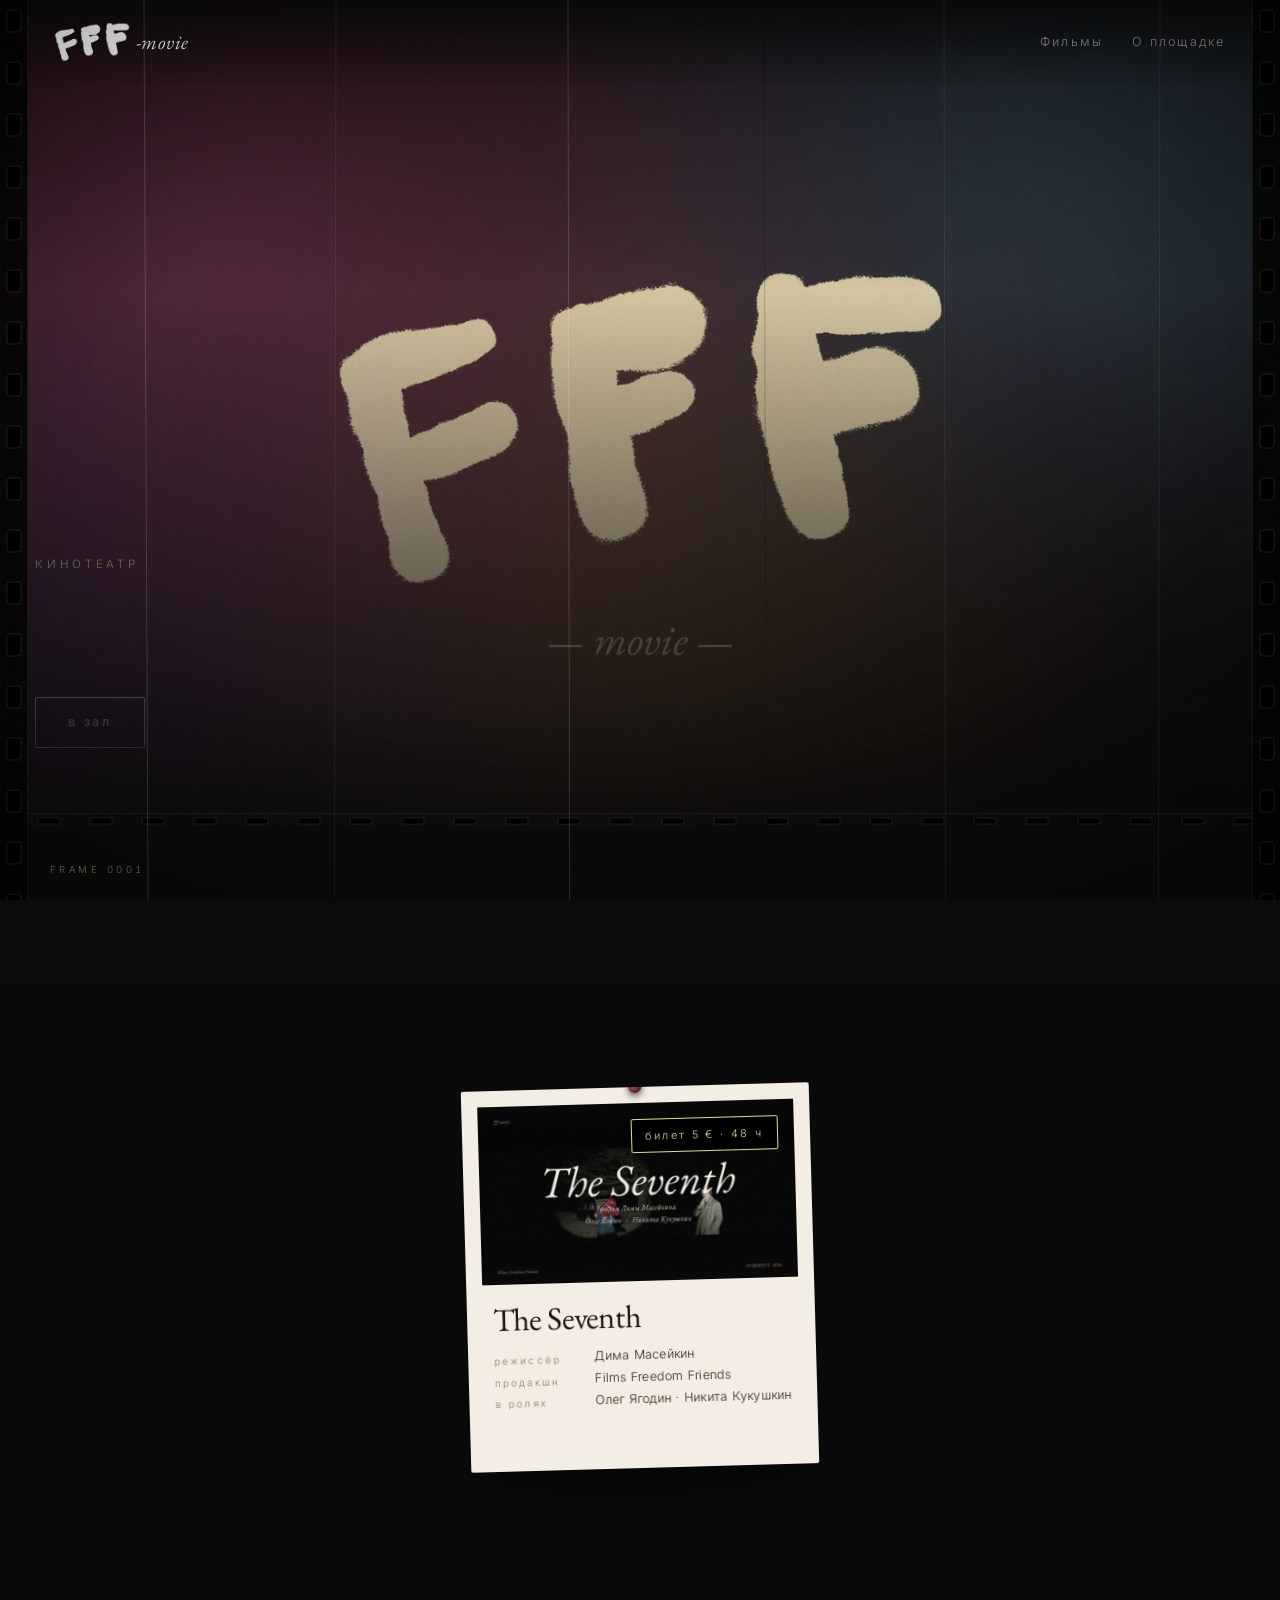
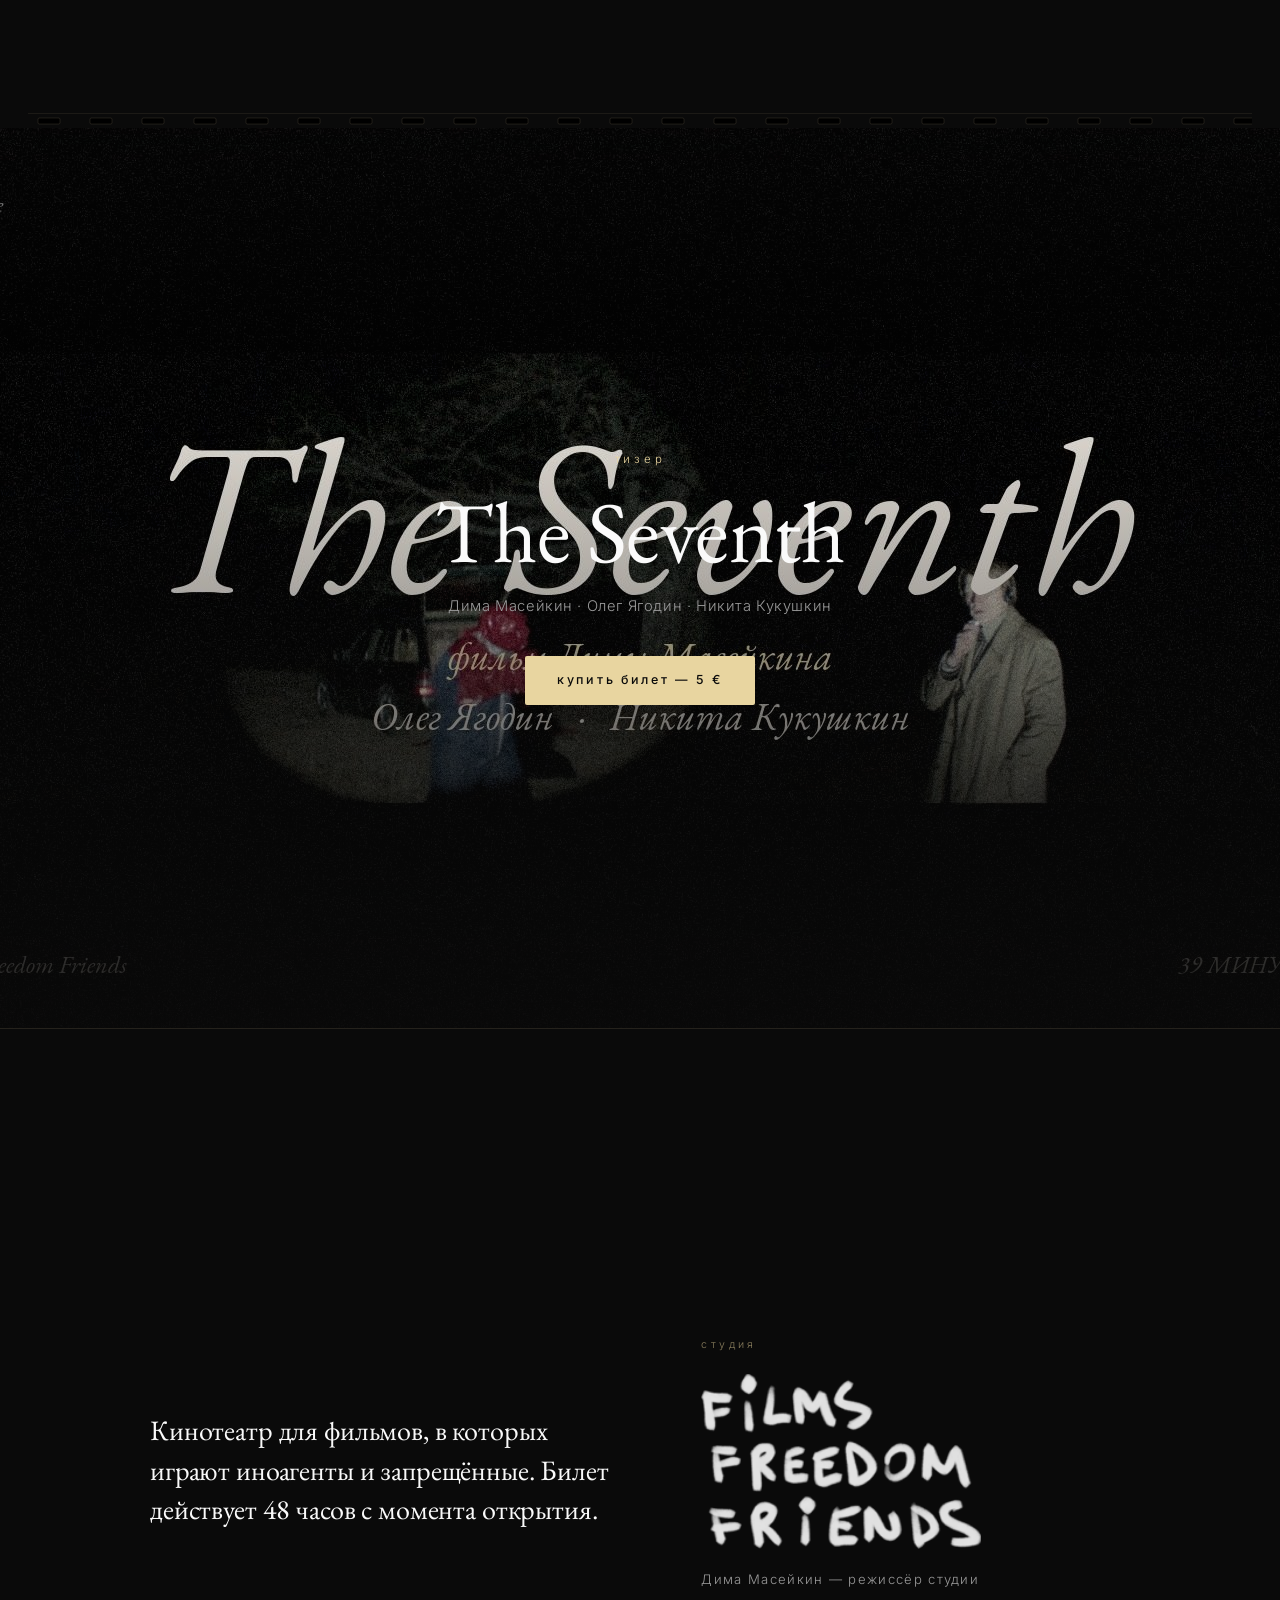
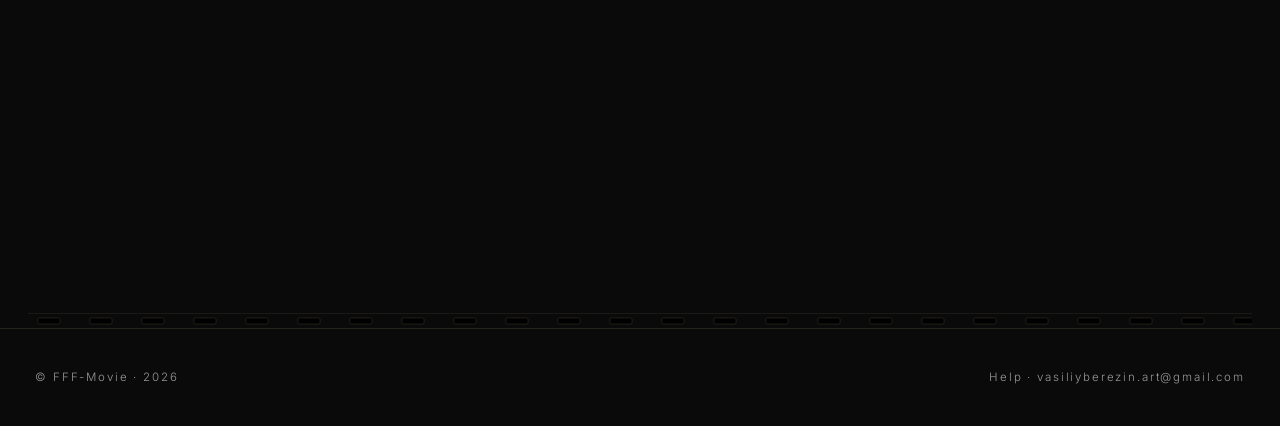
<file: index.html>
<!DOCTYPE html>
<html lang="ru">
<head>
<meta charset="UTF-8" />
<meta name="viewport" content="width=device-width, initial-scale=1.0, viewport-fit=cover" />
<meta name="theme-color" content="#0a0a0a" />
<link rel="manifest" href="manifest.webmanifest" />
<link rel="icon" type="image/png" sizes="32x32" href="assets/brand/icon-32.png" />
<link rel="apple-touch-icon" sizes="180x180" href="assets/brand/icon-180.png" />
<meta name="apple-mobile-web-app-capable" content="yes" />
<meta name="apple-mobile-web-app-status-bar-style" content="black-translucent" />
<meta name="apple-mobile-web-app-title" content="FFF" />
<meta name="format-detection" content="telephone=no" />
<title>FFF-movie — The Seventh</title>
<meta name="description" content="The Seventh — фильм Димы Масейкина. Олег Ягодин · Никита Кукушкин. Films Freedom Friends. Билет 5 €, 48 часов." />
<meta property="og:title" content="FFF-movie · The Seventh" />
<meta property="og:description" content="Иноагенты. Запрещённые. Свобода. Билет 5 €, доступ 48 часов." />
<meta property="og:type" content="website" />
<meta property="og:image" content="assets/posters/seven-hero.jpg" />
<meta name="twitter:card" content="summary_large_image" />
<link rel="preconnect" href="https://fonts.googleapis.com" />
<link rel="preconnect" href="https://fonts.gstatic.com" crossorigin />
<link href="https://fonts.googleapis.com/css2?family=EB+Garamond:ital,wght@0,400..800;1,400..800&family=Inter:wght@300;400;500&display=swap" rel="stylesheet" />
<link rel="stylesheet" href="styles.css" />
</head>
<body class="home">

<div class="leader" id="leader" aria-hidden="true">
  <div class="leader-stage clapper-stage">
    <img class="clapper-hand" src="assets/brand/clapper-handdrawn.png" alt="" />
    <div class="leader-flash" id="leaderFlash"></div>
  </div>
</div>

<header class="nav">
  <a href="/" class="brand" aria-label="FFF Movie">
    <img class="brand-fff" src="assets/brand/fff-letters.png" alt="FFF" />
    <span class="brand-name">-movie</span>
  </a>
  <nav class="nav-links">
    <a href="#films">Фильмы</a>
    <a href="#about">О&nbsp;площадке</a>
  </nav>
</header>

<section class="hero hero-cinema">
  <video class="hero-video" autoplay muted loop playsinline preload="metadata" poster="assets/posters/hero-still.jpg">
    <source src="assets/raw/hero-trailer.mp4" type="video/mp4" />
  </video>
  <div class="hero-mesh" aria-hidden="true"></div>
  <div class="hero-overlay"></div>
  <div class="hero-content">
    <p class="hero-eyebrow">кинотеатр</p>
    <h1 class="hero-title">Иноагенты. Запрещённые. Свобода.</h1>
    <a href="#films" class="cta cta-ghost">в зал</a>
  </div>
</section>

<section id="films" class="films">
  <div class="films-grid films-grid-single">

    <article class="film-card">
      <a href="#teaser-seven" class="film-poster">
        <video class="film-poster-video" muted loop playsinline preload="metadata" poster="assets/posters/seven.jpg">
          <source src="assets/raw/seven-teaser.mp4" type="video/mp4" />
        </video>
        <img class="film-poster-img" src="assets/posters/seven.jpg" alt="The Seventh — постер" />
        <div class="film-card-overlay">
          <span class="film-card-action">смотреть тизер</span>
        </div>
        <span class="film-ticket">билет 5 € · 48 ч</span>
      </a>
      <div class="shimmer" aria-hidden="true"></div>
      <div class="film-meta">
        <h2 class="film-title">The Seventh</h2>
        <p class="film-credits-row"><span class="role">режиссёр</span> Дима Масейкин</p>
        <p class="film-credits-row"><span class="role">продакшн</span> Films Freedom Friends</p>
        <p class="film-credits-row"><span class="role">в&nbsp;ролях</span> Олег Ягодин · Никита Кукушкин</p>
      </div>
    </article>

  </div>
</section>

<section class="teaser teaser-cinema" id="teaser-seven">
  <video class="teaser-video" muted playsinline preload="metadata" poster="assets/posters/seven-hero.jpg" data-teaser-video>
    <source src="assets/raw/seven-teaser.mp4" type="video/mp4" />
  </video>
  <div class="teaser-overlay"></div>
  <div class="teaser-content">
    <p class="teaser-eyebrow">тизер</p>
    <h2 class="teaser-title">The Seventh</h2>
    <p class="teaser-credits">Дима Масейкин · Олег Ягодин · Никита Кукушкин</p>
    <a href="films/seven.html" class="cta cta-primary">купить билет — 5 €</a>
  </div>
</section>

<section id="about" class="about">
  <div class="about-inner">
    <p class="about-text">
      Кинотеатр для фильмов, в которых играют иноагенты и&nbsp;запрещённые.
      Билет действует 48&nbsp;часов с момента открытия.
    </p>

    <div class="about-studio">
      <p class="studio-label">студия</p>
      <img class="studio-logo" src="assets/brand/films-freedom-friends-small.png" alt="Films Freedom Friends" loading="lazy" decoding="async" />
      <p class="studio-people">Дима Масейкин — режиссёр студии</p>
      <p class="studio-blurb">
        <!-- TODO: 1-2 строки от Васи о студии -->
      </p>
    </div>
  </div>
</section>

<footer class="foot">
  <p>© <span data-platform-name>FFF-Movie</span> · 2026</p>
  <p class="foot-links">
    <a href="help/">Help</a> ·
    <a href="mailto:vasiliyberezin.art@gmail.com">vasiliyberezin.art@gmail.com</a>
  </p>
</footer>

<script src="script.js"></script>
</body>
</html>
</file>
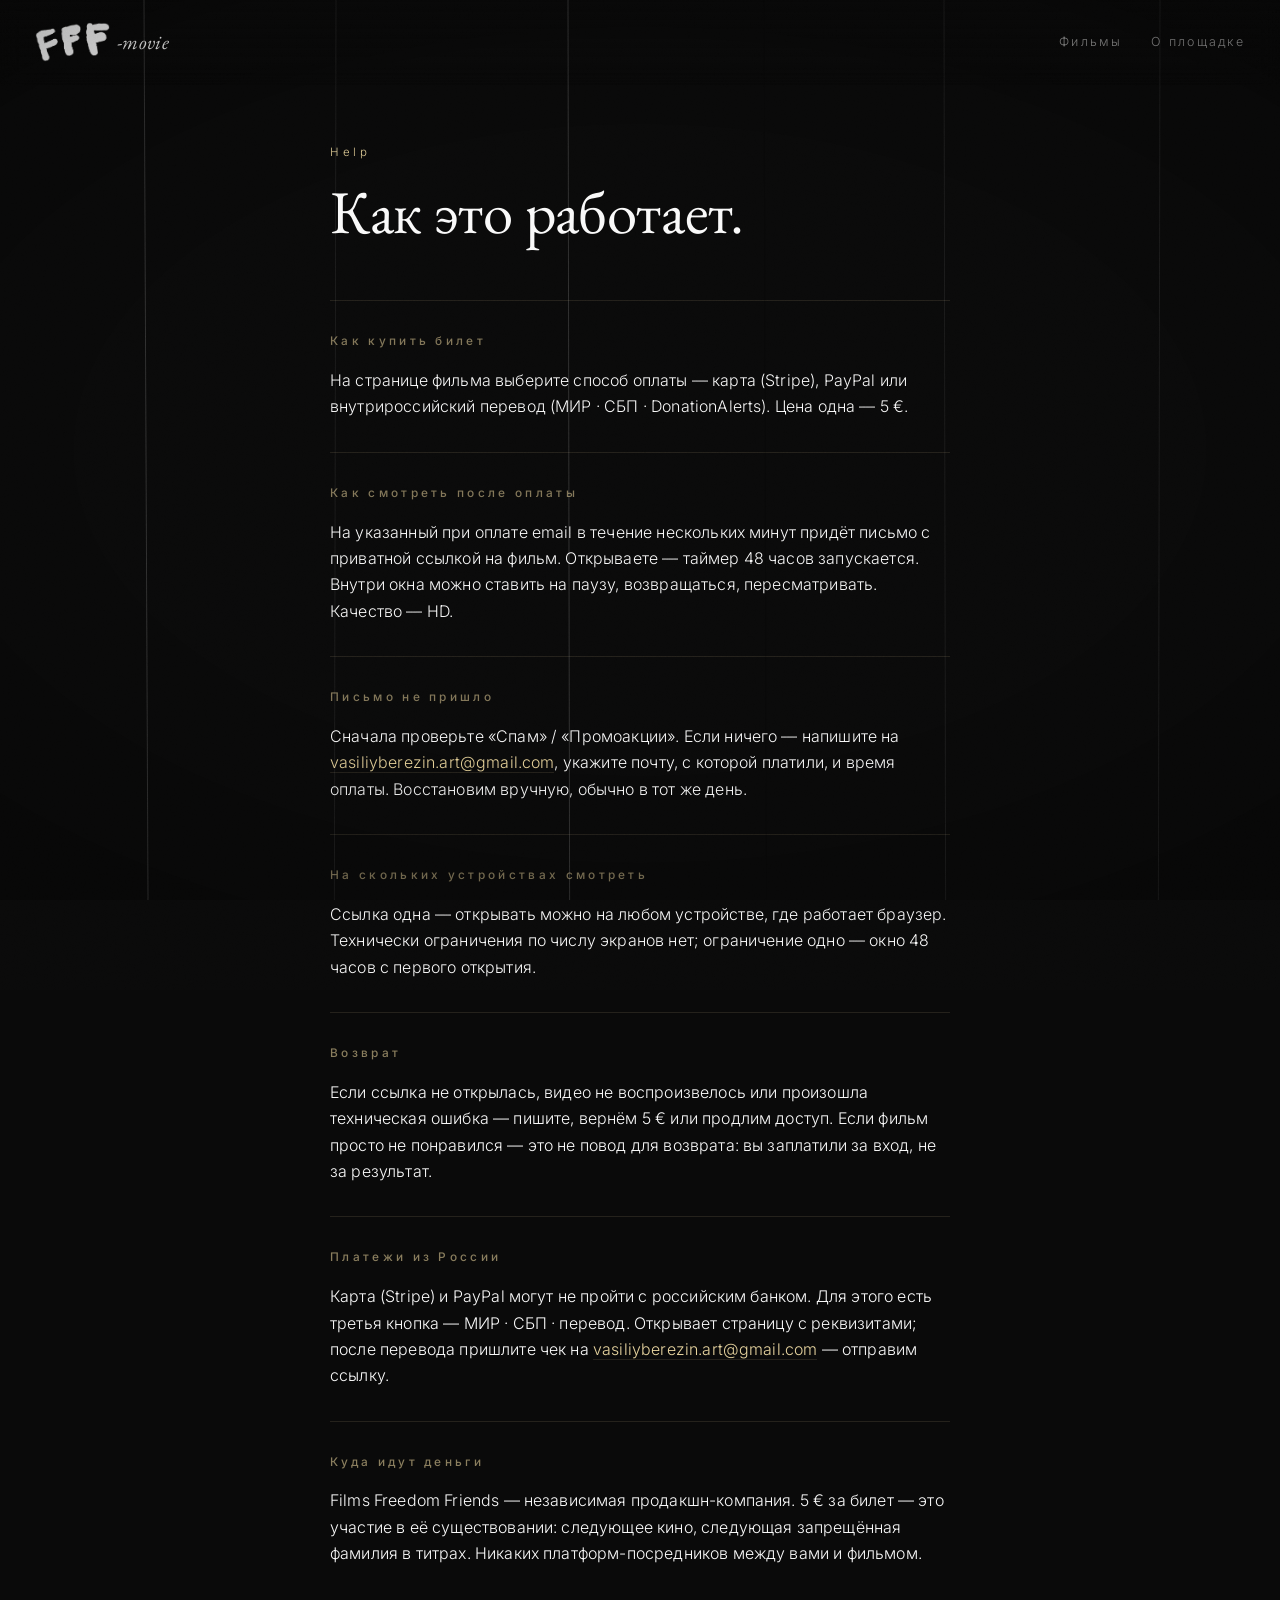
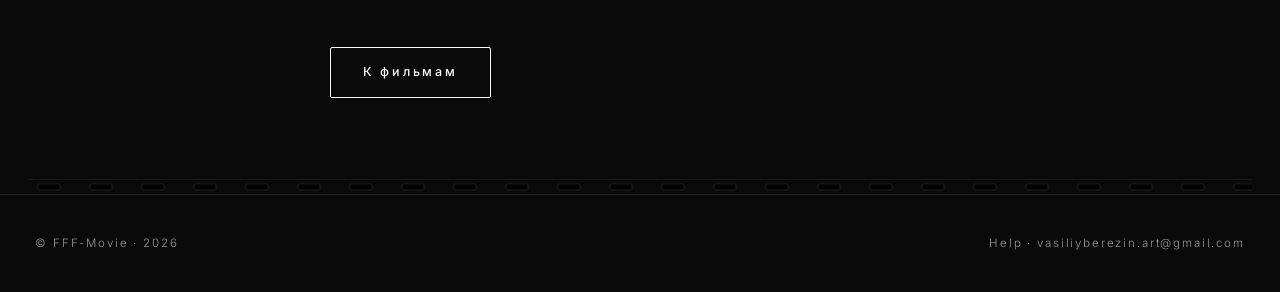
<file: help/index.html>
<!DOCTYPE html>
<html lang="ru">
<head>
<meta charset="UTF-8" />
<meta name="viewport" content="width=device-width, initial-scale=1.0, viewport-fit=cover" />
<meta name="theme-color" content="#0a0a0a" />
<link rel="manifest" href="../manifest.webmanifest" />
<link rel="icon" type="image/png" sizes="32x32" href="../assets/brand/icon-32.png" />
<link rel="apple-touch-icon" sizes="180x180" href="../assets/brand/icon-180.png" />
<meta name="apple-mobile-web-app-capable" content="yes" />
<meta name="apple-mobile-web-app-status-bar-style" content="black-translucent" />
<meta name="apple-mobile-web-app-title" content="FFF" />
<meta name="format-detection" content="telephone=no" />
<title>Help — FFF-Movie</title>
<meta name="description" content="Как купить билет, как смотреть, что делать, если письмо не пришло." />
<link rel="preconnect" href="https://fonts.googleapis.com" />
<link rel="preconnect" href="https://fonts.gstatic.com" crossorigin />
<link href="https://fonts.googleapis.com/css2?family=EB+Garamond:ital,wght@0,400..800;1,400..800&family=Inter:wght@300;400;500&display=swap" rel="stylesheet" />
<link rel="stylesheet" href="../styles.css" />
</head>
<body>

<header class="nav">
  <a href="../index.html" class="brand">
    <img class="brand-fff" src="../assets/brand/fff-letters.png" alt="FFF" />
    <span class="brand-name">-movie</span>
  </a>
  <nav class="nav-links">
    <a href="../index.html#films">Фильмы</a>
    <a href="../index.html#about">О&nbsp;площадке</a>
  </nav>
</header>

<main class="help">
  <div class="help-inner">
    <p class="help-eyebrow">Help</p>
    <h1 class="help-title">Как это работает.</h1>

    <section class="help-block">
      <h2>Как купить билет</h2>
      <p>На странице фильма выберите способ оплаты — карта (Stripe), PayPal или внутрироссийский перевод (МИР · СБП · DonationAlerts). Цена одна — 5 €.</p>
    </section>

    <section class="help-block">
      <h2>Как смотреть после оплаты</h2>
      <p>На указанный при оплате email в течение нескольких минут придёт письмо с приватной ссылкой на фильм. Открываете — таймер 48 часов запускается. Внутри окна можно ставить на паузу, возвращаться, пересматривать. Качество — HD.</p>
    </section>

    <section class="help-block">
      <h2>Письмо не пришло</h2>
      <p>Сначала проверьте «Спам» / «Промоакции». Если ничего — напишите на <a href="mailto:vasiliyberezin.art@gmail.com">vasiliyberezin.art@gmail.com</a>, укажите почту, с которой платили, и время оплаты. Восстановим вручную, обычно в тот же день.</p>
    </section>

    <section class="help-block">
      <h2>На скольких устройствах смотреть</h2>
      <p>Ссылка одна — открывать можно на любом устройстве, где работает браузер. Технически ограничения по числу экранов нет; ограничение одно — окно 48 часов с первого открытия.</p>
    </section>

    <section class="help-block">
      <h2>Возврат</h2>
      <p>Если ссылка не открылась, видео не воспроизвелось или произошла техническая ошибка — пишите, вернём 5 € или продлим доступ. Если фильм просто не понравился — это не повод для возврата: вы заплатили за вход, не за результат.</p>
    </section>

    <section class="help-block">
      <h2>Платежи из России</h2>
      <p>Карта (Stripe) и PayPal могут не пройти с российским банком. Для этого есть третья кнопка — МИР · СБП · перевод. Открывает страницу с реквизитами; после перевода пришлите чек на <a href="mailto:vasiliyberezin.art@gmail.com">vasiliyberezin.art@gmail.com</a> — отправим ссылку.</p>
    </section>

    <section class="help-block">
      <h2>Куда идут деньги</h2>
      <p>Films Freedom Friends — независимая продакшн-компания. 5 € за билет — это участие в её существовании: следующее кино, следующая запрещённая фамилия в титрах. Никаких платформ-посредников между вами и фильмом.</p>
    </section>

    <a href="../index.html" class="cta cta-ghost help-back">К фильмам</a>
  </div>
</main>

<footer class="foot">
  <p>© <span data-platform-name>FFF-Movie</span> · 2026</p>
  <p class="foot-links">
    <a href="../help/">Help</a> ·
    <a href="mailto:vasiliyberezin.art@gmail.com">vasiliyberezin.art@gmail.com</a>
  </p>
</footer>

</body>
</html>
</file>
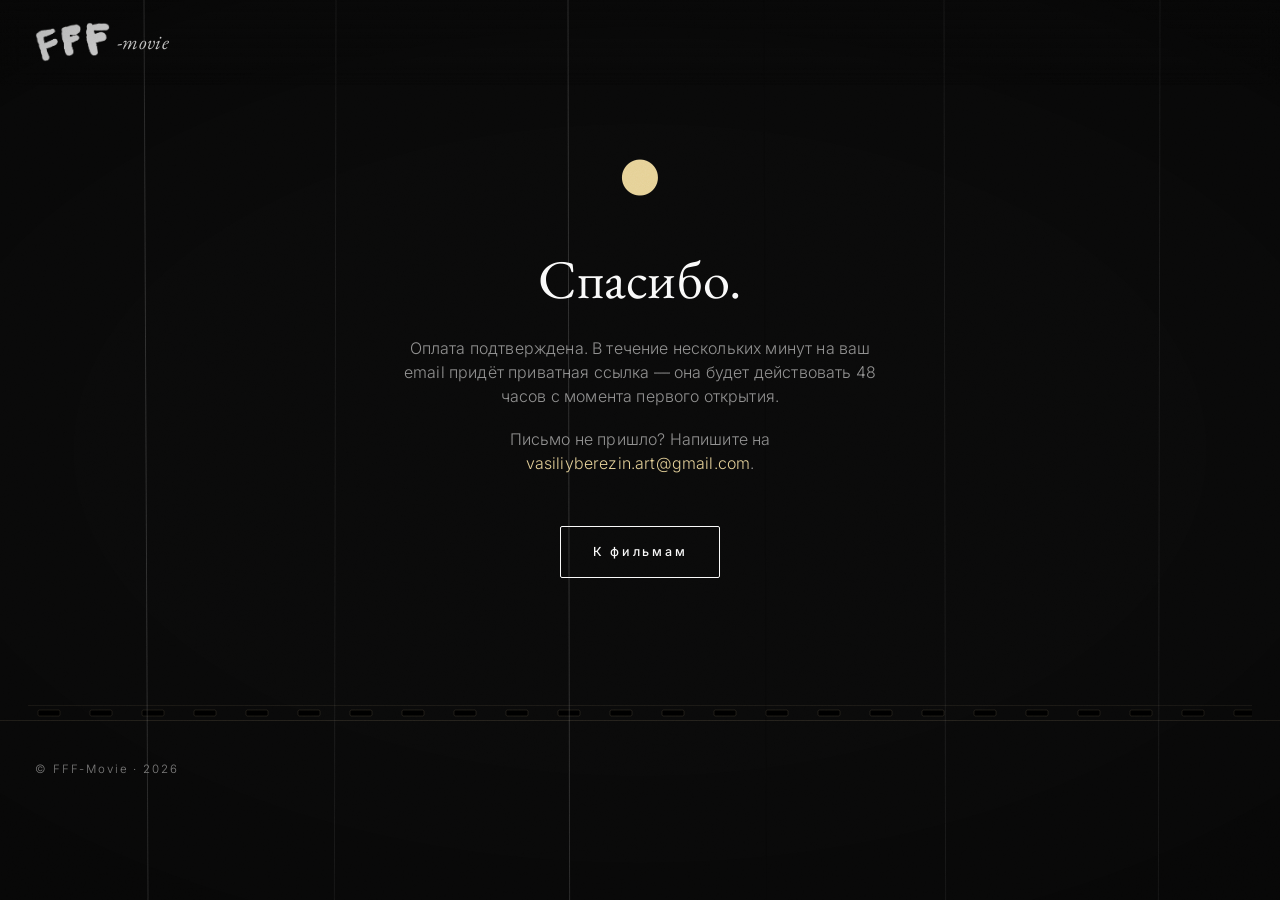
<file: success/index.html>
<!DOCTYPE html>
<html lang="ru">
<head>
<meta charset="UTF-8" />
<meta name="viewport" content="width=device-width, initial-scale=1.0, viewport-fit=cover" />
<meta name="theme-color" content="#0a0a0a" />
<link rel="manifest" href="../manifest.webmanifest" />
<link rel="icon" type="image/png" sizes="32x32" href="../assets/brand/icon-32.png" />
<link rel="apple-touch-icon" sizes="180x180" href="../assets/brand/icon-180.png" />
<meta name="apple-mobile-web-app-capable" content="yes" />
<meta name="apple-mobile-web-app-status-bar-style" content="black-translucent" />
<meta name="apple-mobile-web-app-title" content="FFF" />
<meta name="format-detection" content="telephone=no" />
<title>Спасибо — FFF-Movie</title>
<link rel="preconnect" href="https://fonts.googleapis.com" />
<link rel="preconnect" href="https://fonts.gstatic.com" crossorigin />
<link href="https://fonts.googleapis.com/css2?family=EB+Garamond:ital,wght@0,400..800;1,400..800&family=Inter:wght@300;400;500&display=swap" rel="stylesheet" />
<link rel="stylesheet" href="../styles.css" />
</head>
<body>

<header class="nav">
  <a href="../index.html" class="brand">
    <img class="brand-fff" src="../assets/brand/fff-letters.png" alt="FFF" />
    <span class="brand-name">-movie</span>
  </a>
</header>

<section class="success">
  <div class="success-mark">●</div>
  <h1>Спасибо.</h1>
  <p>Оплата подтверждена. В течение нескольких минут на ваш email придёт приватная ссылка — она будет действовать 48 часов с момента первого открытия.</p>
  <p>Письмо не пришло? Напишите на <a href="mailto:vasiliyberezin.art@gmail.com" style="color: var(--bone);">vasiliyberezin.art@gmail.com</a>.</p>
  <a href="../index.html" class="cta cta-ghost" style="margin-top: 2rem;">К фильмам</a>
</section>

<footer class="foot">
  <p>© <span data-platform-name>FFF-Movie</span> · 2026</p>
</footer>

</body>
</html>
</file>
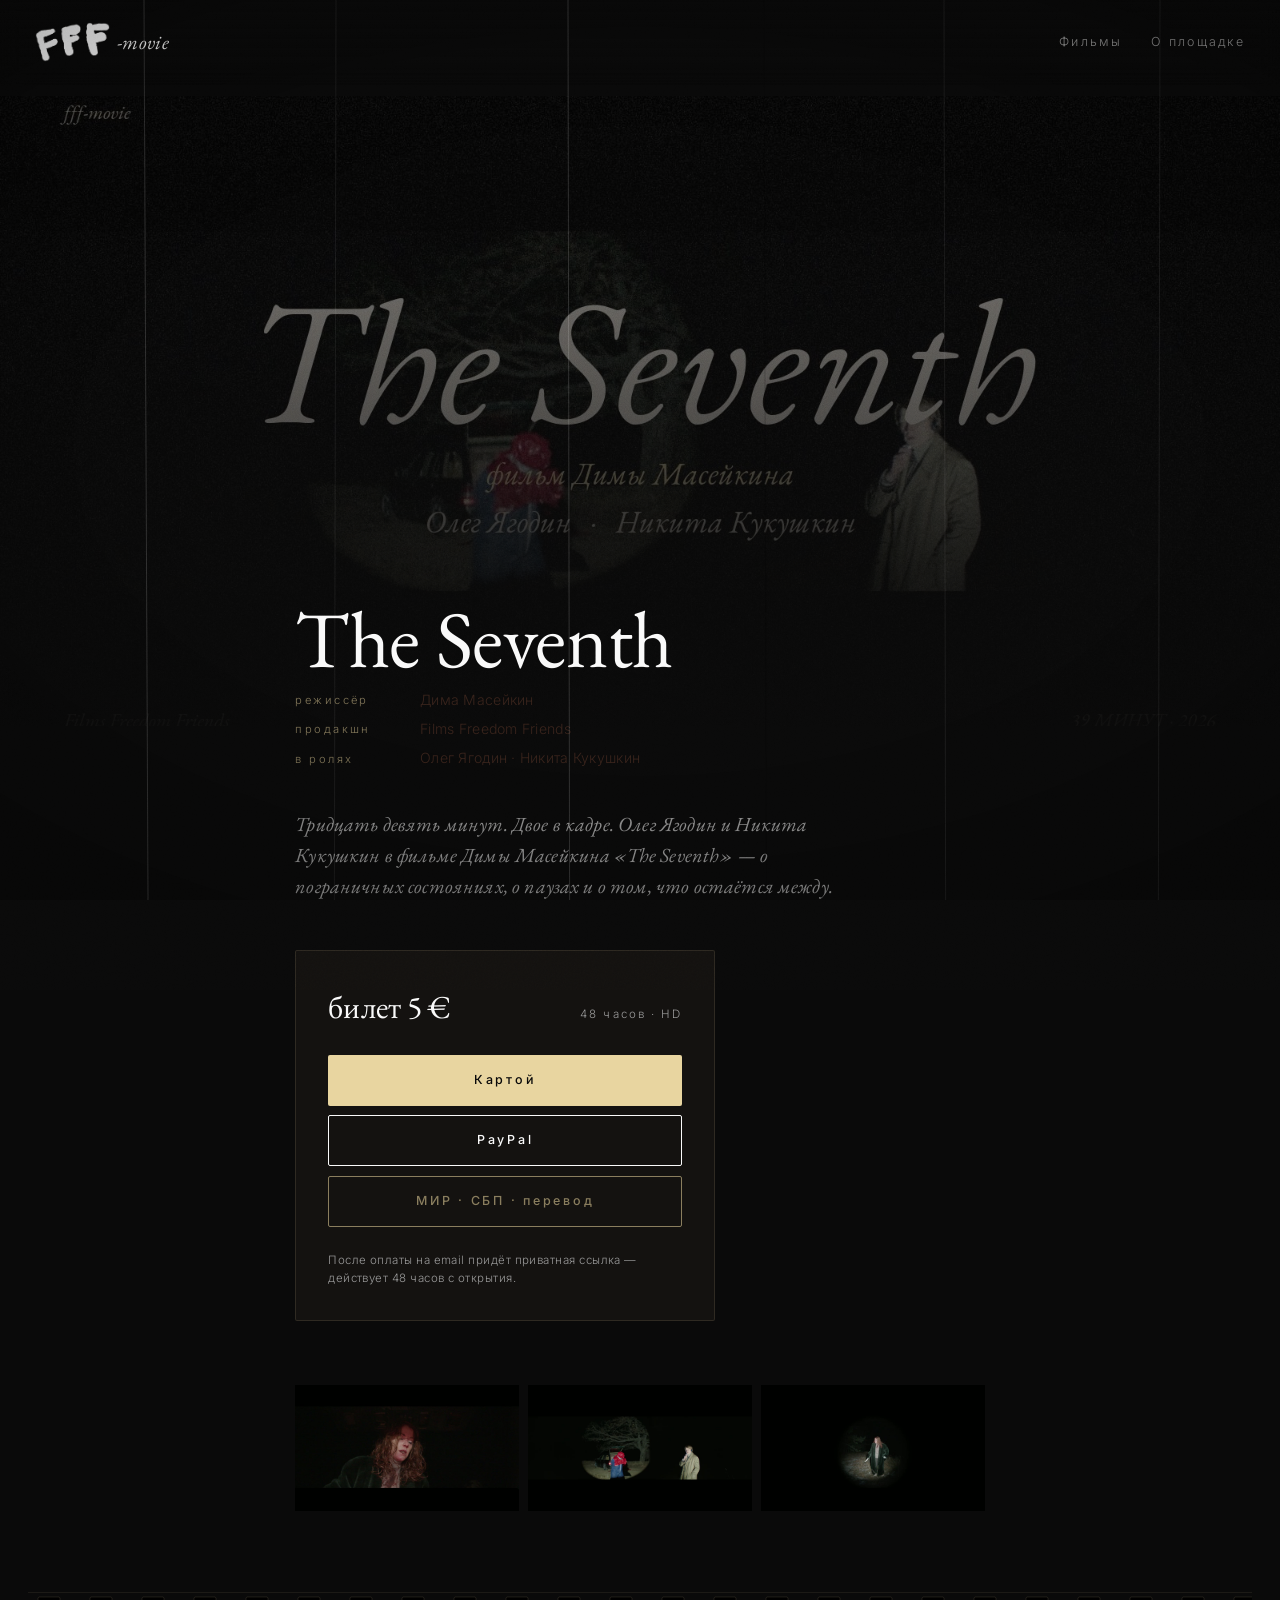
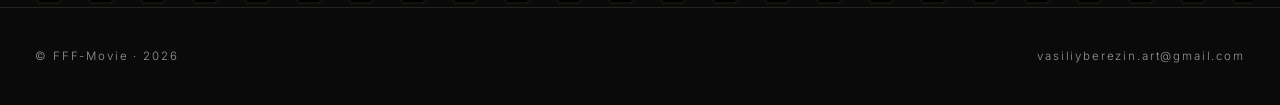
<file: films/seven.html>
<!DOCTYPE html>
<html lang="ru">
<head>
<meta charset="UTF-8" />
<meta name="viewport" content="width=device-width, initial-scale=1.0, viewport-fit=cover" />
<meta name="theme-color" content="#0a0a0a" />
<link rel="manifest" href="../manifest.webmanifest" />
<link rel="icon" type="image/png" sizes="32x32" href="../assets/brand/icon-32.png" />
<link rel="apple-touch-icon" sizes="180x180" href="../assets/brand/icon-180.png" />
<meta name="apple-mobile-web-app-capable" content="yes" />
<meta name="apple-mobile-web-app-status-bar-style" content="black-translucent" />
<meta name="apple-mobile-web-app-title" content="FFF" />
<meta name="format-detection" content="telephone=no" />
<title>The Seventh — FFF-Movie</title>
<meta name="description" content="«The Seventh» — фильм Димы Масейкина. В ролях Олег Ягодин и Никита Кукушкин. Билет 5 €, 48 часов, HD." />
<meta property="og:title" content="The Seventh · FFF-Movie" />
<meta property="og:description" content="Фильм Димы Масейкина. Олег Ягодин · Никита Кукушкин. Билет 5 €." />
<meta property="og:type" content="video.movie" />
<meta property="og:image" content="../assets/posters/seven-hero.jpg" />
<meta name="twitter:card" content="summary_large_image" />
<link rel="preconnect" href="https://fonts.googleapis.com" />
<link rel="preconnect" href="https://fonts.gstatic.com" crossorigin />
<link href="https://fonts.googleapis.com/css2?family=EB+Garamond:ital,wght@0,400..800;1,400..800&family=Inter:wght@300;400;500&display=swap" rel="stylesheet" />
<link rel="stylesheet" href="../styles.css" />
</head>
<body>

<header class="nav">
  <a href="../index.html" class="brand">
    <img class="brand-fff" src="../assets/brand/fff-letters.png" alt="FFF" />
    <span class="brand-name">-movie</span>
  </a>
  <nav class="nav-links">
    <a href="../index.html#films">Фильмы</a>
    <a href="../index.html#about">О&nbsp;площадке</a>
  </nav>
</header>

<main class="detail">
  <div class="detail-hero">
    <img src="../assets/posters/seven-hero.jpg" alt="The Seventh" />
  </div>

  <div class="detail-body">
    <h1 class="detail-title">The Seventh</h1>

    <div class="detail-credits-block">
      <p class="film-credits-row"><span class="role">режиссёр</span> Дима Масейкин</p>
      <p class="film-credits-row"><span class="role">продакшн</span> Films Freedom Friends</p>
      <p class="film-credits-row"><span class="role">в&nbsp;ролях</span> Олег Ягодин · Никита Кукушкин</p>
    </div>

    <p class="detail-synopsis">
      Тридцать девять минут. Двое в кадре. Олег Ягодин и Никита Кукушкин
      в фильме Димы Масейкина «The Seventh» — о пограничных состояниях,
      о паузах и о том, что остаётся между.
    </p>

    <div class="detail-buy">
      <div class="detail-buy-row">
        <span class="price">билет 5 €</span>
        <span class="term">48 часов · HD</span>
      </div>
      <div class="pay-buttons">
        <a class="pay-stripe" href="mailto:vasiliyberezin.art@gmail.com?subject=The%20Seventh%20%E2%80%94%20Stripe%2FPayPal&body=%D0%97%D0%B4%D1%80%D0%B0%D0%B2%D1%81%D1%82%D0%B2%D1%83%D0%B9%D1%82%D0%B5!%20%D0%A5%D0%BE%D1%87%D1%83%20%D0%BA%D1%83%D0%BF%D0%B8%D1%82%D1%8C%20%D0%B1%D0%B8%D0%BB%D0%B5%D1%82%20%D0%BD%D0%B0%20%C2%ABThe%20Seventh%C2%BB%20%E2%80%94%20%D1%83%D0%BA%D0%B0%D0%B6%D0%B8%D1%82%D0%B5%2C%20%D0%BF%D0%BE%D0%B6%D0%B0%D0%BB%D1%83%D0%B9%D1%81%D1%82%D0%B0%2C%20%D1%80%D0%B5%D0%BA%D0%B2%D0%B8%D0%B7%D0%B8%D1%82%D1%8B.">Картой</a>
        <a class="pay-paypal" href="mailto:vasiliyberezin.art@gmail.com?subject=The%20Seventh%20%E2%80%94%20PayPal&body=PayPal-%D1%80%D0%B5%D0%BA%D0%B2%D0%B8%D0%B7%D0%B8%D1%82%D1%8B%20%D0%B4%D0%BB%D1%8F%20%D0%BE%D0%BF%D0%BB%D0%B0%D1%82%D1%8B%20%D0%B1%D0%B8%D0%BB%D0%B5%D1%82%D0%B0">PayPal</a>
        <a class="pay-ru" href="mailto:vasiliyberezin.art@gmail.com?subject=The%20Seventh%20%E2%80%94%20%D0%9C%D0%98%D0%A0%2F%D0%A1%D0%91%D0%9F&body=%D0%9F%D0%BE%D0%B6%D0%B0%D0%BB%D1%83%D0%B9%D1%81%D1%82%D0%B0%2C%20%D1%80%D0%B5%D0%BA%D0%B2%D0%B8%D0%B7%D0%B8%D1%82%D1%8B%20%D0%B4%D0%BB%D1%8F%20%D0%BE%D0%BF%D0%BB%D0%B0%D1%82%D1%8B%20%D0%B8%D0%B7%20%D0%A0%D0%A4">МИР · СБП · перевод</a>
      </div>
      <p class="detail-fineprint">
        После оплаты на email придёт приватная ссылка — действует 48 часов с открытия.
      </p>
    </div>

    <div class="detail-stills">
      <img src="../assets/posters/seven-still-1.jpg" alt="" loading="lazy" decoding="async" />
      <img src="../assets/posters/seven-still-2.jpg" alt="" loading="lazy" decoding="async" />
      <img src="../assets/posters/seven-still-3.jpg" alt="" loading="lazy" decoding="async" />
    </div>
  </div>
</main>

<footer class="foot">
  <p>© <span data-platform-name>FFF-Movie</span> · 2026</p>
  <p class="foot-links"><a href="mailto:vasiliyberezin.art@gmail.com">vasiliyberezin.art@gmail.com</a></p>
</footer>

</body>
</html>
</file>
<file: styles.css>
/* =============================================================
   FFF-Movie — Bone palette (v2)
   True black background · Off-white text · Warm bone accent
   ============================================================= */

/* Custom hand-drawn font by Vasya — drop fff-hand.ttf into assets/fonts/
   then uncomment the line below in :root that sets --hand. */
@font-face {
  font-family: "FFF Hand";
  src: url("assets/fonts/fff-hand.ttf") format("truetype"),
       url("assets/fonts/fff-hand.otf") format("opentype");
  font-weight: 400;
  font-style: normal;
  font-display: swap;
}

:root {
  --bg:           #0a0a0a;   /* true black */
  --surface:      #141210;   /* slightly warm panel */
  --surface-2:    #1a1714;
  --bone:         #e8d5a0;   /* warm bone — old paper / archive */
  --bone-hot:     #f0e0b5;
  --bone-mute:    #8a7e5e;
  --white:        #fafafa;   /* off-white */
  --white-mute:   #999999;
  --line:         rgba(232, 213, 160, 0.12);

  /* legacy aliases so old class names keep working */
  --damson:       var(--bone);
  --melon:        var(--bone);
  --melon-hot:    var(--bone-hot);

  --serif:        "EB Garamond", "Cormorant Garamond", "Times New Roman", Georgia, serif;
  --sans:         "Inter", system-ui, -apple-system, sans-serif;

  /* Headlines (brand, hero, film titles) — EB Garamond.
     Kept as a separate variable so we can swap it for a hand-font later. */
  --hand:         "EB Garamond", "Cormorant Garamond", "Times New Roman", Georgia, serif;
}

* { box-sizing: border-box; margin: 0; padding: 0; }

html, body {
  background: var(--bg);
  color: var(--white);
  font-family: var(--sans);
  font-weight: 300;
  letter-spacing: 0.01em;
  line-height: 1.5;
  -webkit-font-smoothing: antialiased;
  -moz-osx-font-smoothing: grayscale;
  -webkit-text-size-adjust: 100%;
  text-size-adjust: 100%;
  -webkit-tap-highlight-color: transparent;
}
html { overscroll-behavior-y: contain; }
button, a, input { -webkit-tap-highlight-color: transparent; }
input, textarea, select { font-size: 16px; }   /* prevent iOS auto-zoom */

/* ---------- filmstrip scroll-snap ----------
   Each top-level section becomes one "frame" of a filmstrip:
   the viewport snaps to it on scroll, like a projector advancing
   one frame at a time.
*/
html {
  scroll-snap-type: y mandatory;
  scroll-behavior: smooth;
}
.hero, .films, .about, .not-found, .help, .detail, .success, .foot {
  scroll-snap-align: start;
  scroll-snap-stop: always;
}
.hero {
  min-height: 100vh;     /* let the hero keep its own flex (content at bottom) */
}
.films, .about, .help, .not-found, .success, .detail {
  min-height: 100svh;
  min-height: 100vh;
  display: flex;
  flex-direction: column;
  justify-content: center;
}
.foot { scroll-snap-align: end; }

/* ---------- cube-scroll: each section flips like the face of a cube ----------
   On supported browsers (Safari 26+, Chrome 115+) we use animation-timeline: view().
   Older browsers get a JS fallback in script.js that writes inline transform.
*/
.hero, .films, .teaser, .about, .help, .not-found, .success, .detail {
  transform-style: preserve-3d;
  will-change: transform, opacity, filter;
}
@supports (animation-timeline: view()) {
  .hero, .films, .teaser, .about, .help, .not-found, .success, .detail {
    animation: cube-flip linear both;
    animation-timeline: view();
    animation-range: cover 0% cover 100%;
  }
  @keyframes cube-flip {
    0%   { transform: perspective(1400px) rotateX(58deg) translateZ(-280px); opacity: 0.35; filter: blur(2px); }
    35%  { transform: perspective(1400px) rotateX(0)     translateZ(0);      opacity: 1;    filter: blur(0); }
    65%  { transform: perspective(1400px) rotateX(0)     translateZ(0);      opacity: 1;    filter: blur(0); }
    100% { transform: perspective(1400px) rotateX(-58deg) translateZ(-280px); opacity: 0.35; filter: blur(2px); }
  }
  @media (max-width: 700px) {
    @keyframes cube-flip {
      0%   { transform: perspective(1100px) rotateX(38deg) translateZ(-160px); opacity: 0.5; filter: blur(1px); }
      35%  { transform: perspective(1100px) rotateX(0)     translateZ(0);      opacity: 1;   filter: blur(0); }
      65%  { transform: perspective(1100px) rotateX(0)     translateZ(0);      opacity: 1;   filter: blur(0); }
      100% { transform: perspective(1100px) rotateX(-38deg) translateZ(-160px); opacity: 0.5; filter: blur(1px); }
    }
  }
}
@media (prefers-reduced-motion: reduce) {
  .hero, .films, .teaser, .about, .help, .not-found, .success, .detail {
    animation: none !important;
    transform: none !important;
  }
}

/* horizontal sprocket strip between frames — a thin film-edge line */
.hero, .films, .about, .help, .not-found, .success, .detail {
  position: relative;
}
.hero::after, .films::after, .about::after, .help::after, .not-found::after, .success::after, .detail::after {
  content: "";
  position: absolute;
  left: 28px; right: 28px;
  bottom: 0;
  height: 14px;
  pointer-events: none;
  background-image: url("data:image/svg+xml;utf8,<svg xmlns='http://www.w3.org/2000/svg' width='52' height='14'><rect x='10' y='4' width='22' height='6' rx='1.5' fill='black' stroke='rgba(232,213,160,0.18)' stroke-width='0.6'/></svg>");
  background-size: 52px 14px;
  background-repeat: repeat-x;
  border-top: 1px solid rgba(232, 213, 160, 0.08);
  z-index: 9990;
}
@media (max-width: 700px) {
  /* relax snap on mobile so users can read long content */
  html { scroll-snap-type: y proximity; }
}

a { color: inherit; text-decoration: none; }

/* ---------- nav ---------- */
.nav {
  position: fixed; top: 0; left: 0; right: 0;
  display: flex; justify-content: space-between; align-items: center;
  padding: 1.4rem 2.2rem;
  z-index: 100;
  backdrop-filter: blur(12px);
  background: linear-gradient(180deg, rgba(10, 10, 10, 0.92) 0%, rgba(10, 10, 10, 0) 100%);
}

.brand {
  display: flex; align-items: center; gap: 0.4rem;
  font-family: var(--hand);
  font-weight: 400;
  font-size: 1.25rem;
  letter-spacing: 0.02em;
  font-style: italic;
}
.brand-name { font-style: italic; }
.brand-fff {
  height: 2em;
  width: auto;
  display: block;
  /* invert to white-on-dark (the source PNG already is white-on-transparent, this is just safe) */
  filter: drop-shadow(0 1px 0 rgba(0,0,0,0.3));
}
.brand-mark { color: var(--melon); font-size: 0.7rem; transform: translateY(-1px); }
@media (max-width: 700px) {
  .brand-fff { height: 1.7em; }
}

.nav-links {
  display: flex; gap: 1.8rem;
  font-size: 0.78rem;
  letter-spacing: 0.18em;
  color: var(--white-mute);
}
.nav-links a:hover { color: var(--melon); }

@media (max-width: 600px) {
  .nav { padding: 1rem 1.2rem; }
  .nav-links { gap: 1rem; font-size: 0.7rem; }
}

/* ---------- hero ---------- */
.hero {
  position: relative;
  height: 92vh;
  min-height: 560px;
  overflow: hidden;
  display: flex; align-items: flex-end;
}

.hero-video {
  position: absolute; inset: 0;
  width: 100%; height: 100%;
  object-fit: cover;
  filter: saturate(0.85) contrast(1.05);
}

.hero-static {
  background:
    radial-gradient(ellipse 90% 70% at 30% 40%, rgba(232, 213, 160, 0.06) 0%, transparent 60%),
    linear-gradient(180deg, #0f0e0c 0%, #0a0a0a 100%);
}

.hero-overlay {
  position: absolute; inset: 0;
  background:
    linear-gradient(180deg, rgba(10, 10, 10, 0.5) 0%, rgba(10, 10, 10, 0.1) 35%, rgba(10, 10, 10, 0.95) 100%);
  z-index: 1;
}

/* prismatic gradient-mesh — soft pulsating warm-cool blobs floating over the hero */
.hero-mesh {
  position: absolute; inset: -10%;
  pointer-events: none;
  z-index: 1;
  filter: blur(80px) saturate(1.1);
  mix-blend-mode: screen;
  opacity: 0.55;
  background:
    radial-gradient(circle at 22% 28%, rgba(255, 110, 180, 0.55) 0%, transparent 45%),
    radial-gradient(circle at 78% 18%, rgba(110, 200, 255, 0.55) 0%, transparent 45%),
    radial-gradient(circle at 50% 80%, rgba(255, 200, 110, 0.55) 0%, transparent 45%),
    radial-gradient(circle at 12% 90%, rgba(190, 130, 255, 0.55) 0%, transparent 45%);
  animation: hero-mesh-pulse 14s ease-in-out infinite;
}
@keyframes hero-mesh-pulse {
  0%, 100% { transform: scale(1)   rotate(0)   translate(0, 0); opacity: 0.55; }
  50%      { transform: scale(1.18) rotate(12deg) translate(-2%, 1%); opacity: 0.7; }
}
@media (max-width: 700px) {
  .hero-mesh { filter: blur(50px) saturate(1.05); opacity: 0.45; }
}
@media (prefers-reduced-motion: reduce) {
  .hero-mesh { animation: none; }
}

.hero-content {
  position: relative;
  padding: 0 2.2rem 5rem;
  max-width: 900px;
}

.hero-eyebrow {
  font-size: 0.72rem;
  letter-spacing: 0.32em;
  text-transform: uppercase;
  color: var(--melon);
  margin-bottom: 1.5rem;
}

.hero-title {
  font-family: var(--hand);
  font-weight: 400;
  font-size: clamp(1.8rem, 3.8vw, 3.2rem);
  line-height: 1.1;
  letter-spacing: -0.005em;
  color: var(--white);
  margin-bottom: 2rem;
  white-space: nowrap;
  min-height: 1.4em;
  perspective: 600px;
  overflow: visible;
}
.hero-content { max-width: none; padding-right: 4rem; }
@media (max-width: 760px) {
  .hero-title { white-space: normal; font-size: clamp(1.5rem, 6vw, 2.4rem); }
}

/* per-character snake animation
   home page: starts after academy leader (~3s) → in (~1.5s) → hold (~2s) → out (~1.5s)
   inner pages: starts at 0s
   color: subtle warm-palette hue-shift per letter (tan / bone / peach)
*/
.hero-title .ch {
  position: relative;
  display: inline-block;
  opacity: 0;
  transform: translateY(0.6em) rotate(-6deg);
  color: hsl(calc(35 + var(--i, 0) * 11), 24%, 86%);
  animation:
    snake-in  0.55s cubic-bezier(.2,.7,.3,1.05) forwards,
    snake-out 0.6s  cubic-bezier(.5,0,.7,.2)    forwards;
  animation-delay:
    calc(var(--i) * 55ms),
    calc(2.6s + var(--i) * 38ms);
  will-change: transform, opacity, filter;
}
/* chromatic aberration — RGB ghosts that follow the cursor / scroll */
.hero-title .ch::before,
.hero-title .ch::after {
  content: attr(data-ch);
  position: absolute;
  top: 0; left: 0;
  pointer-events: none;
  mix-blend-mode: screen;
  opacity: 0.65;
  transition: transform 0.18s ease-out;
}
.hero-title .ch::before {
  color: rgba(255, 70, 140, 0.85);
  transform: translate(calc(var(--ax, 0) * -3.5px), calc(var(--ay, 0) * -2.5px));
}
.hero-title .ch::after {
  color: rgba(80, 200, 255, 0.85);
  transform: translate(calc(var(--ax, 0) * 3.5px), calc(var(--ay, 0) * 2.5px));
}
@media (max-width: 700px) {
  .hero-title .ch::before { transform: translate(calc(var(--ax, 0) * -2.2px), calc(var(--ay, 0) * -1.5px)); }
  .hero-title .ch::after  { transform: translate(calc(var(--ax, 0) * 2.2px),  calc(var(--ay, 0) * 1.5px)); }
}
.home .hero-title .ch {
  animation-delay:
    calc(2.4s + var(--i) * 45ms),
    calc(5s + var(--i) * 32ms);
}

@keyframes snake-in {
  0%   { opacity: 0; transform: translateY(0.6em) rotate(-7deg); filter: blur(4px); }
  55%  { opacity: 1; transform: translateY(-0.08em) rotate(3deg); filter: blur(0); }
  100% { opacity: 1; transform: translateY(0) rotate(0); filter: blur(0); }
}

@keyframes snake-out {
  0%   { opacity: 1; transform: translate(0, 0) rotate(0); filter: blur(0); }
  30%  { opacity: 1; transform: translate(-0.6em, -0.18em) rotate(-3deg); filter: blur(0); }
  60%  { opacity: 0.7; transform: translate(-6em, 0.18em) rotate(4deg); filter: blur(1.5px); }
  100% { opacity: 0; transform: translate(-30em, -0.15em) rotate(-6deg); filter: blur(5px); }
}

@media (prefers-reduced-motion: reduce) {
  .hero-title .ch { animation: none; opacity: 1; transform: none; filter: none; }
}

.cta {
  display: inline-block;
  padding: 0.95rem 2rem;
  font-size: 0.78rem;
  letter-spacing: 0.22em;
  font-weight: 500;
  border-radius: 2px;
  transition: all 0.25s ease;
  cursor: pointer;
  border: none;
}

.cta-primary {
  background: var(--melon);
  color: var(--bg);
}
.cta-primary:hover { background: var(--melon-hot); transform: translateY(-1px); }

.cta-ghost {
  background: transparent;
  color: var(--white);
  border: 1px solid var(--white);
}
.cta-ghost:hover {
  background: var(--white);
  color: var(--bg);
}

@media (max-width: 600px) {
  .hero { height: 85vh; }
  .hero-content { padding: 0 1.2rem 3rem; }
}

/* ---------- teaser slide (full-screen autoplaying clip) ---------- */
.teaser {
  position: relative;
  height: 100vh;
  min-height: 560px;
  overflow: hidden;
  display: flex;
  align-items: center;
  justify-content: center;
  scroll-snap-align: start;
  scroll-snap-stop: always;
}
.teaser-video {
  position: absolute; inset: 0;
  width: 100%; height: 100%;
  object-fit: cover;
  filter: saturate(0.85) contrast(1.05);
  z-index: 0;
}
.teaser-overlay {
  position: absolute; inset: 0;
  background:
    linear-gradient(180deg, rgba(10,10,10,0.35) 0%, rgba(10,10,10,0.15) 35%, rgba(10,10,10,0.85) 100%);
  z-index: 1;
}
.teaser-content {
  position: relative;
  z-index: 2;
  text-align: center;
  padding: 0 2.2rem;
  max-width: 800px;
}
.teaser-eyebrow {
  font-size: 0.72rem;
  letter-spacing: 0.32em;
  color: var(--bone);
  margin-bottom: 1.2rem;
}
.teaser-title {
  font-family: var(--hand);
  font-weight: 400;
  font-size: clamp(2.6rem, 7vw, 5.4rem);
  line-height: 1.02;
  letter-spacing: -0.005em;
  color: var(--white);
  margin-bottom: 1.2rem;
}
.teaser-credits {
  font-size: 0.92rem;
  letter-spacing: 0.04em;
  color: var(--white-mute);
  margin-bottom: 2.4rem;
}
.cta-primary {
  background: var(--bone);
  color: #0a0a0a;
}
.cta-primary:hover { background: var(--bone-hot); transform: translateY(-1px); }

@media (max-width: 600px) {
  .teaser-credits { font-size: 0.82rem; }
}

/* ---------- films grid ---------- */
.films {
  padding: 8rem 2.2rem;
  background: var(--bg);
  perspective: 1400px;
}

.films-grid {
  max-width: 1100px;
  margin: 0 auto;
  display: grid;
  grid-template-columns: repeat(2, 1fr);
  gap: 4.5rem 3rem;
  transform-style: preserve-3d;
}

.films-grid-single {
  max-width: 480px;
  grid-template-columns: 1fr;
}

@media (max-width: 760px) {
  .films { padding: 4rem 1.2rem; }
  .films-grid { grid-template-columns: 1fr; gap: 2.5rem; }
}

.film-card {
  /* polaroid look — pinned to a wall, with cursor/gyro 3D-tilt */
  position: relative;
  display: flex; flex-direction: column; gap: 0;
  background: #f4ede3;
  padding: 1rem 1rem 3.5rem;
  border-radius: 2px;
  overflow: hidden;
  transform-style: preserve-3d;
  transform: rotate(var(--tilt, -1.4deg)) rotateX(var(--rx, 0deg)) rotateY(var(--ry, 0deg)) translateZ(0);
  transition: transform 0.35s cubic-bezier(.2,.7,.2,1), box-shadow 0.5s ease;
  box-shadow:
    0 20px 35px -18px rgba(0, 0, 0, 0.7),
    0 50px 90px -50px rgba(0, 0, 0, 0.55);
  will-change: transform;
}
.film-card:nth-child(odd)  { --tilt: -1.6deg; }
.film-card:nth-child(even) { --tilt:  1.8deg; }
.film-card:hover {
  transform: rotate(0) rotateX(var(--rx, 0deg)) rotateY(var(--ry, 0deg)) translateZ(40px) translateY(-6px);
  box-shadow:
    0 40px 60px -20px rgba(0, 0, 0, 0.85),
    0 80px 130px -60px rgba(0, 0, 0, 0.7);
}

/* shimmer sweep — runs once when card scrolls into view */
.film-card .shimmer {
  position: absolute; inset: 0;
  pointer-events: none;
  background: linear-gradient(105deg, transparent 38%, rgba(255,255,255,0.55) 50%, transparent 62%);
  background-size: 220% 100%;
  background-position: -120% 0;
  mix-blend-mode: overlay;
  opacity: 0;
  border-radius: 2px;
}
.film-card.shimmer-fire .shimmer {
  animation: shimmer-sweep 1.4s ease-out forwards;
}
@keyframes shimmer-sweep {
  0%   { opacity: 0;   background-position: -120% 0; }
  20%  { opacity: 0.9; }
  100% { opacity: 0;   background-position: 120% 0; }
}
@media (prefers-reduced-motion: reduce) {
  .film-card { transition: none; }
  .film-card .shimmer { display: none; }
}

/* push-pin */
.film-card::before {
  content: "";
  position: absolute;
  top: -8px; left: 50%;
  width: 14px; height: 14px;
  margin-left: -7px;
  border-radius: 50%;
  background: radial-gradient(circle at 35% 30%, #c77752 0%, #5d2a3a 60%, #2a0f12 100%);
  box-shadow: 0 3px 6px rgba(0,0,0,0.6);
  z-index: 3;
}

.film-poster {
  position: relative;
  display: block;
  aspect-ratio: 16 / 9;
  overflow: hidden;
  background: #1a1714;
  border-radius: 1px;
  cursor: pointer;
}

.film-poster-img,
.film-poster-video {
  position: absolute; inset: 0;
  width: 100%; height: 100%;
  object-fit: cover;
  transition: transform 0.7s cubic-bezier(.2,.7,.2,1), opacity 0.5s ease, filter 0.4s ease;
  filter: saturate(0.9);
}

.film-poster-video {
  opacity: 0;
  pointer-events: none;
}

.film-poster:hover .film-poster-img {
  transform: scale(1.06);
  filter: saturate(0.4) brightness(0.5);
}
.film-poster:hover .film-poster-video {
  opacity: 1;
  transform: scale(1.02);
  filter: saturate(1);
}

.film-card-overlay {
  position: absolute; inset: 0;
  display: flex; align-items: center; justify-content: center;
  opacity: 0;
  transition: opacity 0.4s ease;
  pointer-events: none;
  background: linear-gradient(180deg, rgba(10,10,10,0) 0%, rgba(10,10,10,0.4) 100%);
}
.film-poster:hover .film-card-overlay { opacity: 1; }

.film-card-action {
  font-size: 0.72rem;
  letter-spacing: 0.32em;
  color: var(--bone);
  padding: 0.7rem 1.4rem;
  border: 1px solid var(--bone);
  border-radius: 2px;
  background: rgba(10, 10, 10, 0.5);
  backdrop-filter: blur(2px);
}

.film-ticket {
  position: absolute;
  top: 1rem; right: 1rem;
  padding: 0.5rem 0.85rem;
  background: rgba(10, 10, 10, 0.85);
  color: var(--bone);
  font-size: 0.68rem;
  letter-spacing: 0.22em;
  border: 1px solid var(--bone);
  border-radius: 2px;
  z-index: 2;
}

.film-meta { padding: 1.2rem 0.6rem 0; color: #1a100c; }

.film-title {
  font-family: var(--hand, var(--serif));
  font-size: 2rem;
  font-weight: 400;
  letter-spacing: -0.005em;
  line-height: 1.05;
  margin-bottom: 0.8rem;
  color: #1a100c;
}

.film-credits-row {
  font-size: 0.78rem;
  color: #3a241c;
  letter-spacing: 0.02em;
  line-height: 1.5;
  margin-bottom: 0.2rem;
  display: flex; gap: 0.8rem;
}
.film-credits-row .role {
  color: #8a7e5e;
  font-size: 0.62rem;
  letter-spacing: 0.22em;
  padding-top: 0.2rem;
  flex-shrink: 0;
  min-width: 5.5rem;
}

.film-card-overlay { background: linear-gradient(180deg, rgba(0,0,0,0) 0%, rgba(0,0,0,0.55) 100%); }
.film-card-action  { background: rgba(0, 0, 0, 0.65); border-color: var(--bone-hot); color: var(--bone-hot); }
.film-ticket {
  background: rgba(0, 0, 0, 0.85);
  color: var(--bone);
  border-color: var(--bone);
}

/* ---------- about ---------- */
.about {
  padding: 7rem 2.2rem 8rem;
  border-top: 1px solid var(--line);
}
.about-inner {
  max-width: 980px;
  margin: 0 auto;
  display: grid;
  grid-template-columns: 1.1fr 1fr;
  gap: 5rem;
  align-items: center;
}
@media (max-width: 760px) {
  .about-inner { grid-template-columns: 1fr; gap: 3rem; }
}
.about-text {
  font-family: var(--serif);
  font-weight: 400;
  font-size: clamp(1.4rem, 2.2vw, 1.85rem);
  line-height: 1.4;
  color: var(--white);
  letter-spacing: -0.005em;
}
.about-studio {
  display: flex;
  flex-direction: column;
  align-items: flex-start;
  gap: 0.9rem;
}
.studio-label {
  font-size: 0.66rem;
  letter-spacing: 0.32em;
  color: var(--bone-mute);
  margin-bottom: 0.4rem;
}
.studio-logo {
  display: block;
  width: 100%;
  max-width: 280px;
  height: auto;
  opacity: 0.92;
  filter: saturate(0) brightness(1.05);
}
.studio-name {
  font-size: 1.1rem;
  color: var(--bone);
  margin-bottom: 0.6rem;
  letter-spacing: 0.02em;
}
.studio-people {
  font-size: 0.82rem;
  letter-spacing: 0.1em;
  color: var(--white-mute);
  margin-top: 0.4rem;
}
.studio-blurb {
  font-size: 0.92rem;
  color: var(--white-mute);
  line-height: 1.6;
  font-style: italic;
  max-width: 320px;
}

@media (max-width: 760px) {
  .about-studio { align-items: center; text-align: center; }
  .about-text { text-align: center; }
}

/* ---------- footer ---------- */
.foot {
  padding: 2.5rem 2.2rem;
  display: flex; justify-content: space-between;
  font-size: 0.72rem;
  letter-spacing: 0.16em;
  color: var(--white-mute);
  border-top: 1px solid var(--line);
}
.foot-links a:hover { color: var(--melon); }

@media (max-width: 600px) {
  .foot { flex-direction: column; gap: 0.6rem; text-align: center; padding: 2rem 1.2rem; }
}

/* ---------- film detail page ---------- */
.detail {
  padding-top: 6rem;
}

.detail-hero {
  position: relative;
  height: 70vh;
  min-height: 460px;
  overflow: hidden;
}
.detail-hero img,
.detail-hero video {
  position: absolute; inset: 0;
  width: 100%; height: 100%;
  object-fit: cover;
}
.detail-hero::after {
  content: "";
  position: absolute; inset: 0;
  background: linear-gradient(180deg, rgba(10,10,10,0.4) 0%, rgba(10,10,10,0.95) 100%);
}

.detail-body {
  max-width: 760px;
  margin: -8rem auto 0;
  position: relative; z-index: 2;
  padding: 0 2.2rem 6rem;
}

.detail-title {
  font-family: var(--hand);
  font-weight: 400;
  font-size: clamp(2.8rem, 6.4vw, 5rem);
  line-height: 1.02;
  letter-spacing: -0.005em;
  margin-bottom: 0.6rem;
}

.detail-credits {
  font-size: 0.8rem;
  letter-spacing: 0.18em;
  color: var(--bone);
  margin-bottom: 2.5rem;
}

.detail-credits-block {
  margin-bottom: 2.5rem;
}
.detail-credits-block .film-credits-row {
  font-size: 0.88rem;
  margin-bottom: 0.5rem;
}
.detail-credits-block .film-credits-row .role {
  font-size: 0.7rem;
  min-width: 7rem;
}

.detail-synopsis {
  font-family: var(--serif);
  font-size: 1.25rem;
  font-style: italic;
  line-height: 1.55;
  color: var(--white-mute);
  margin-bottom: 3rem;
  max-width: 580px;
}

.detail-buy {
  display: flex; flex-direction: column; gap: 1rem;
  padding: 2rem;
  background: var(--surface);
  border: 1px solid var(--line);
  border-radius: 2px;
  max-width: 420px;
}

.detail-buy-row {
  display: flex; justify-content: space-between; align-items: baseline;
  margin-bottom: 0.5rem;
}
.detail-buy-row .price {
  font-family: var(--serif);
  font-size: 2rem;
}
.detail-buy-row .term {
  font-size: 0.72rem;
  letter-spacing: 0.18em;
  color: var(--white-mute);
}

.pay-buttons { display: flex; flex-direction: column; gap: 0.6rem; }
.pay-stripe, .pay-paypal, .pay-ru {
  display: block;
  text-align: center;
  padding: 0.95rem 1.2rem;
  font-size: 0.78rem;
  letter-spacing: 0.22em;
  font-weight: 500;
  border-radius: 2px;
  cursor: pointer;
  transition: all 0.25s ease;
  border: 1px solid transparent;
}
.pay-stripe { background: var(--bone); color: var(--bg); }
.pay-stripe:hover { background: var(--bone-hot); }
.pay-paypal { background: transparent; color: var(--white); border-color: var(--white); }
.pay-paypal:hover { background: var(--white); color: var(--bg); }
.pay-ru { background: transparent; color: var(--bone-mute); border-color: var(--bone-mute); }
.pay-ru:hover { color: var(--bone); border-color: var(--bone); }

.detail-fineprint {
  font-size: 0.72rem;
  color: var(--white-mute);
  letter-spacing: 0.04em;
  line-height: 1.6;
  margin-top: 0.5rem;
}

.detail-stills {
  display: grid;
  grid-template-columns: repeat(3, 1fr);
  gap: 0.6rem;
  margin-top: 4rem;
}
.detail-stills img {
  width: 100%;
  aspect-ratio: 16 / 9;
  object-fit: cover;
  filter: saturate(0.9);
}

@media (max-width: 700px) {
  .detail-body { padding: 0 1.2rem 4rem; margin-top: -5rem; }
  .detail-stills { grid-template-columns: repeat(2, 1fr); }
}

/* ---------- success / access page ---------- */
.success {
  min-height: 80vh;
  display: flex; flex-direction: column; justify-content: center; align-items: center;
  text-align: center;
  padding: 6rem 2rem;
}
.success-mark {
  font-size: 3rem; color: var(--melon); margin-bottom: 1.5rem;
}
.success h1 {
  font-family: var(--hand); font-weight: 400;
  font-size: clamp(2rem, 5vw, 3.4rem);
  margin-bottom: 1rem;
}
.success p {
  max-width: 480px;
  color: var(--white-mute);
  margin-bottom: 1.2rem;
  font-size: 1rem;
}

/* ============================================================
   Mobile polish (≤ 700px)
   ============================================================ */
@media (max-width: 700px) {
  /* iOS safe-area: notch + home-indicator */
  body { padding-bottom: env(safe-area-inset-bottom); }
  .nav { padding-top: max(1rem, env(safe-area-inset-top)); padding-left: 1.2rem; padding-right: 1.2rem; }
  .frame-counter { left: 1.2rem; bottom: max(1rem, env(safe-area-inset-bottom)); }

  /* prevent iOS auto-zoom of long words / address bar fudging */
  html { -webkit-text-size-adjust: 100%; text-size-adjust: 100%; }

  /* prefer dvh (the current visible height) where available */
  .hero { height: 100dvh; min-height: 100dvh; }
  .films, .about, .help, .not-found, .success, .detail, .teaser {
    min-height: 100dvh;
  }

  /* tap targets ≥ 44 px */
  .cta, .cta-primary, .cta-ghost,
  .pay-stripe, .pay-paypal, .pay-ru,
  .nav-links a, .foot-links a {
    min-height: 44px;
    display: inline-flex;
    align-items: center;
    justify-content: center;
    touch-action: manipulation;
  }

  /* mobile typography tighten */
  .hero-eyebrow { font-size: 0.66rem; }
  .hero-title { padding: 0 0.2rem; }
  .teaser-content { padding: 0 1.4rem; }
  .teaser-title { font-size: clamp(2rem, 8vw, 3.4rem); }
  .teaser-credits { font-size: 0.78rem; line-height: 1.4; }
  .nav-links { gap: 0.9rem; font-size: 0.66rem; }
  .brand { font-size: 1.05rem; letter-spacing: 0.16em; }

  /* about — single-column, breathing room */
  .about-inner { gap: 2.4rem; }
  .about-text { font-size: 1.15rem; line-height: 1.45; }
  .studio-logo { max-width: 200px; }

  /* polaroid postcards: less aggressive shadow, no overflow */
  .film-card {
    padding: 0.8rem 0.8rem 2.6rem;
    box-shadow:
      0 14px 24px -14px rgba(0, 0, 0, 0.75),
      0 30px 50px -36px rgba(0, 0, 0, 0.55);
  }
  .film-card:nth-child(odd)  { --tilt: -1.0deg; }
  .film-card:nth-child(even) { --tilt:  1.2deg; }

  /* detail page: tighten */
  .detail-hero { height: 56vh; min-height: 360px; }
  .detail-body { padding: 0 1.2rem 4rem; margin-top: -4rem; }
  .detail-buy { padding: 1.4rem; }

  /* help blocks: touchable spacing */
  .help-block { padding: 1.4rem 0; }
  .help-block p { font-size: 0.96rem; line-height: 1.6; }

  /* pulses / mesh: keep but lighter */
  .hero-mesh { animation-duration: 18s; }

  /* gentler grain on mobile */
  body::after { opacity: 0.09; }
  html::after { opacity: 0.05; }
}

/* tiny phones — 360 px and below */
@media (max-width: 380px) {
  .nav { padding: 0.8rem 1rem; }
  .nav-links a { font-size: 0.6rem; letter-spacing: 0.16em; }
  .brand { font-size: 0.95rem; }
  .brand-fff { height: 1.5em; }
  .hero-title { font-size: clamp(1.4rem, 7vw, 2rem); }
  .teaser-title { font-size: clamp(1.7rem, 8vw, 2.4rem); }
  .film-credits-row .role { min-width: 4.6rem; font-size: 0.58rem; }
}

/* low-end mobiles: drop heaviest effects to keep 60fps */
@media (max-width: 700px) {
  /* chromatic aberration ghosts cost a paint per char × scroll → reduce on phone */
  .hero-title .ch::before, .hero-title .ch::after { display: none; }
  /* hero-mesh blur is the heaviest filter — already trimmed; on hover-less devices reduce more */
  .hero-mesh { animation-duration: 22s; opacity: 0.38; }
  /* film-grain layers — keep, they're cheap */
}

/* additional tap-target padding for thumb zones */
@media (pointer: coarse) {
  .nav-links a { padding: 0.4rem 0.2rem; }
  .pay-buttons a { min-height: 52px; }
  .cta-primary, .cta-ghost { min-height: 52px; padding: 1rem 2rem; }
}

/* hover-only effects → disable on touch */
@media (hover: none) {
  .film-poster:hover .film-poster-img { transform: none; filter: saturate(0.9); }
  .film-poster:hover .film-poster-video { opacity: 0; }
  .film-poster:hover .film-card-overlay { opacity: 0; }
  .film-card:hover { transform: rotate(var(--tilt, -1deg)) rotateX(var(--rx, 0deg)) rotateY(var(--ry, 0deg)); }
}

/* ---------- cinema overlay ----------
   Layered film projector look:
   - body::before  — vignette (lens darkening) + scratches
   - body::after   — fine fast grain
   - html::after   — coarse slow grain
   - html flicker  — projector lamp pulse
*/

html {
  animation: projector-flicker 6.4s linear infinite;
}

body::before {
  content: "";
  position: fixed;
  inset: 0;
  pointer-events: none;
  z-index: 9997;
  background:
    /* projector vignette */
    radial-gradient(ellipse 110% 90% at 50% 50%, transparent 40%, rgba(0,0,0,0.55) 100%),
    /* random vertical scratches */
    url("data:image/svg+xml;utf8,<svg xmlns='http://www.w3.org/2000/svg' width='1600' height='900' preserveAspectRatio='none'><g stroke='white' stroke-width='1' opacity='0.18'><line x1='180' y1='0' x2='185' y2='900'/><line x1='710' y1='0' x2='712' y2='900'/></g><g stroke='white' stroke-width='1' opacity='0.08'><line x1='420' y1='0' x2='418' y2='900'/><line x1='1180' y1='0' x2='1182' y2='900'/><line x1='1450' y1='0' x2='1448' y2='900'/></g><g stroke='black' stroke-width='1' opacity='0.22'><line x1='955' y1='0' x2='958' y2='900'/></g></svg>");
  background-size: 100% 100%, 100% 100%;
  background-repeat: no-repeat;
  animation: scratch-shift 0.18s steps(2) infinite;
}

body::after {
  content: "";
  position: fixed;
  inset: -10%;
  pointer-events: none;
  z-index: 9999;
  opacity: 0.14;
  mix-blend-mode: overlay;
  background-image: url("data:image/svg+xml;utf8,<svg xmlns='http://www.w3.org/2000/svg' width='240' height='240'><filter id='n'><feTurbulence type='fractalNoise' baseFrequency='1.1' numOctaves='2' stitchTiles='stitch'/><feColorMatrix values='0 0 0 0 0   0 0 0 0 0   0 0 0 0 0   0 0 0 1 0'/></filter><rect width='100%' height='100%' filter='url(%23n)'/></svg>");
  background-size: 240px 240px;
  animation: grain-fast 0.9s steps(8) infinite;
}

html::after {
  content: "";
  position: fixed;
  inset: -10%;
  pointer-events: none;
  z-index: 9998;
  opacity: 0.08;
  mix-blend-mode: soft-light;
  background-image: url("data:image/svg+xml;utf8,<svg xmlns='http://www.w3.org/2000/svg' width='420' height='420'><filter id='n'><feTurbulence type='fractalNoise' baseFrequency='0.55' numOctaves='3' stitchTiles='stitch'/><feColorMatrix values='0 0 0 0 1   0 0 0 0 0.95   0 0 0 0 0.85   0 0 0 1 0'/></filter><rect width='100%' height='100%' filter='url(%23n)'/></svg>");
  background-size: 420px 420px;
  animation: grain-slow 2.4s steps(5) infinite;
}

@keyframes grain-fast {
  0%   { transform: translate(0, 0); }
  20%  { transform: translate(-4%, 5%); }
  40%  { transform: translate(6%, -3%); }
  60%  { transform: translate(-3%, -4%); }
  80%  { transform: translate(4%, 6%); }
  100% { transform: translate(0, 0); }
}

@keyframes grain-slow {
  0%   { transform: translate(0, 0); }
  33%  { transform: translate(-2%, 3%); }
  66%  { transform: translate(3%, -2%); }
  100% { transform: translate(0, 0); }
}

@keyframes scratch-shift {
  0%   { transform: translate(0, 0); }
  50%  { transform: translate(-1%, 0.4%); }
  100% { transform: translate(0.6%, -0.3%); }
}

@keyframes projector-flicker {
  0%   { filter: brightness(1) contrast(1); }
  3%   { filter: brightness(0.96) contrast(1.02); }
  6%   { filter: brightness(1.04) contrast(0.99); }
  10%  { filter: brightness(1) contrast(1); }
  47%  { filter: brightness(0.94) contrast(1.03); }
  50%  { filter: brightness(1) contrast(1); }
  62%  { filter: brightness(1.05) contrast(0.98); }
  68%  { filter: brightness(1) contrast(1); }
  85%  { filter: brightness(0.97) contrast(1.01); }
  100% { filter: brightness(1) contrast(1); }
}

@media (prefers-reduced-motion: reduce) {
  html, body::before, body::after, html::after { animation: none !important; }
}

/* ---------- film perforation strips (left + right edges) ---------- */
.film-edge {
  position: fixed;
  top: 0; bottom: 0;
  width: 28px;
  z-index: 9996;
  pointer-events: none;
  background-color: rgba(6, 6, 6, 0.94);
  background-image: url("data:image/svg+xml;utf8,<svg xmlns='http://www.w3.org/2000/svg' width='28' height='52'><rect x='7' y='10' width='14' height='22' rx='3' fill='black' stroke='rgba(232,213,160,0.18)' stroke-width='0.7'/></svg>");
  background-repeat: repeat-y;
  background-position: center top;
  animation: film-roll 1.4s linear infinite;
}
.film-edge-left  { left: 0;  border-right: 1px solid rgba(232, 213, 160, 0.08); }
.film-edge-right { right: 0; border-left:  1px solid rgba(232, 213, 160, 0.08); }

@keyframes film-roll {
  to { background-position: center -52px; }
}

@media (prefers-reduced-motion: reduce) { .film-edge { animation: none; } }
@media (max-width: 700px) { .film-edge { display: none; } }

/* nav adjusts so it doesn't slip under perforation */
@media (min-width: 701px) {
  body:has(.film-edge) .nav { padding-left: 3.4rem; padding-right: 3.4rem; }
}

/* ---------- frame counter (bottom-left) ---------- */
.frame-counter {
  position: fixed;
  bottom: 1.4rem;
  left: 50px;
  z-index: 9995;
  font-family: var(--sans);
  font-size: 0.6rem;
  letter-spacing: 0.36em;
  color: var(--bone);
  pointer-events: none;
  font-variant-numeric: tabular-nums;
  mix-blend-mode: difference;
  opacity: 0.6;
}
@media (max-width: 700px) { .frame-counter { left: 1.2rem; } }

/* ---------- academy leader (3-2-1 intro on first load) ---------- */
.leader {
  position: fixed; inset: 0;
  background: #000;
  z-index: 99999;
  display: flex; align-items: center; justify-content: center;
  overflow: hidden;
}
.leader.gone {
  animation: leader-out 0.45s ease-out forwards;
}
.leader-stage {
  position: relative;
  width: clamp(300px, 64vmin, 540px);
  aspect-ratio: 1.13 / 1;
  perspective: 1100px;
}
.clapper-hand {
  display: block;
  width: 100%;
  height: 100%;
  object-fit: contain;
  filter: drop-shadow(0 24px 48px rgba(0, 0, 0, 0.7));
  opacity: 0;
  transform-origin: center 75%;
  animation:
    clap-appear 0.55s cubic-bezier(.2,.8,.3,1.05) 0s   forwards,
    clap-wind   0.36s ease-in 0.55s forwards,
    clap-snap   0.22s cubic-bezier(.7,0,.85,.4) 0.91s forwards,
    clap-shake  0.42s ease-out 1.13s forwards,
    clap-fade   0.45s ease-out 1.55s forwards;
}
.leader-flash {
  position: absolute; inset: -50%;
  background: #fff;
  opacity: 0;
  pointer-events: none;
}
.leader-flash.fire { animation: leader-flash 0.3s ease-out forwards; }

/* sequence: appear → wind-up (rotate slightly back) → snap (rotate forward, hit) → shake → fade */
@keyframes clap-appear {
  0%   { opacity: 0; transform: scale(0.65) rotate(-8deg) translateY(40px); filter: blur(8px) drop-shadow(0 24px 48px rgba(0,0,0,0.7)); }
  100% { opacity: 1; transform: scale(1)    rotate(-3deg) translateY(0);    filter: blur(0)    drop-shadow(0 24px 48px rgba(0,0,0,0.7)); }
}
@keyframes clap-wind {
  0%   { transform: scale(1) rotate(-3deg)  translateY(0); }
  100% { transform: scale(1.02) rotate(-9deg) translateY(-6px); }
}
@keyframes clap-snap {
  0%   { transform: scale(1.02) rotate(-9deg) translateY(-6px); }
  60%  { transform: scale(1.05) rotate(4deg)  translateY(8px); }
  100% { transform: scale(1)    rotate(0)     translateY(0); }
}
@keyframes clap-shake {
  0%, 100% { transform: translate(0,0) rotate(0); }
  18%  { transform: translate(-9px, 6px) rotate(-0.6deg); }
  44%  { transform: translate(7px, -5px) rotate(0.7deg); }
  70%  { transform: translate(-3px, 2px) rotate(-0.2deg); }
}
@keyframes clap-fade {
  0%   { opacity: 1; transform: scale(1) rotate(0); }
  100% { opacity: 0; transform: scale(1.06) rotate(0); }
}
@keyframes leader-out {
  0%   { opacity: 1; }
  100% { opacity: 0; visibility: hidden; }
}
@keyframes leader-flash {
  0%   { opacity: 0; }
  35%  { opacity: 0.92; }
  100% { opacity: 0; }
}

@media (prefers-reduced-motion: reduce) {
  .clapper-hand { animation: none !important; opacity: 1; transform: none !important; }
}

/* ---------- help page ---------- */
.help {
  padding: 9rem 2.2rem 6rem;
}
.help-inner {
  max-width: 720px;
  margin: 0 auto;
}
.help-eyebrow {
  font-size: 0.72rem;
  letter-spacing: 0.32em;
  color: var(--bone);
  margin-bottom: 1.2rem;
}
.help-title {
  font-family: var(--hand);
  font-weight: 400;
  font-size: clamp(2.4rem, 5.5vw, 3.8rem);
  line-height: 1.05;
  letter-spacing: -0.005em;
  margin-bottom: 3.5rem;
}
.help-block {
  border-top: 1px solid var(--line);
  padding: 2rem 0;
}
.help-block h2 {
  font-family: var(--sans);
  font-weight: 500;
  font-size: 0.74rem;
  letter-spacing: 0.28em;
  color: var(--bone-mute);
  margin-bottom: 1rem;
}
.help-block p {
  font-size: 1rem;
  color: var(--white);
  line-height: 1.65;
  font-weight: 300;
  max-width: 620px;
}
.help-block p a {
  color: var(--bone);
  border-bottom: 1px solid var(--line);
  transition: color 0.2s ease, border-color 0.2s ease;
}
.help-block p a:hover {
  color: var(--bone-hot);
  border-color: var(--bone);
}
.help-back {
  margin-top: 3rem;
  display: inline-block;
}

@media (max-width: 600px) {
  .help { padding: 6rem 1.2rem 4rem; }
  .help-title { margin-bottom: 2.5rem; }
  .help-block { padding: 1.5rem 0; }
}

/* ---------- 404 — empty reel ---------- */
.not-found {
  min-height: 90vh;
  padding: 9rem 2.2rem 6rem;
  max-width: 1100px;
  margin: 0 auto;
  display: grid;
  grid-template-columns: 1fr 1.1fr;
  gap: 4rem;
  align-items: center;
}
@media (max-width: 800px) {
  .not-found { grid-template-columns: 1fr; gap: 2rem; padding: 7rem 1.4rem 4rem; text-align: center; }
}
.reel-wrap {
  position: relative;
  width: 100%;
  max-width: 440px;
  aspect-ratio: 1 / 1;
  margin: 0 auto;
}
.empty-reel {
  width: 100%; height: 100%;
  animation: reel-spin 14s linear infinite;
  filter: drop-shadow(0 20px 40px rgba(0,0,0,0.6));
}
.reel-tape {
  position: absolute;
  top: 50%; left: -10%;
  width: 28%; height: 4px;
  background: linear-gradient(90deg, transparent 0%, var(--bone-mute) 50%, transparent 100%);
  opacity: 0.4;
  transform: translateY(-50%) rotate(-3deg);
}
@keyframes reel-spin {
  to { transform: rotate(360deg); }
}
.nf-eyebrow {
  font-size: 0.66rem;
  letter-spacing: 0.36em;
  color: var(--bone);
  margin-bottom: 1.5rem;
}
.nf-title {
  font-family: var(--hand, var(--serif));
  font-weight: 400;
  font-size: clamp(2.6rem, 6vw, 4.4rem);
  line-height: 1.02;
  margin-bottom: 1.6rem;
}
.nf-text {
  font-family: var(--serif);
  font-style: italic;
  font-size: 1.1rem;
  color: var(--white-mute);
  line-height: 1.5;
  max-width: 460px;
  margin-bottom: 2rem;
}
@media (max-width: 800px) {
  .nf-text { margin-left: auto; margin-right: auto; }
}
@media (prefers-reduced-motion: reduce) { .empty-reel { animation: none; } }
</file>
